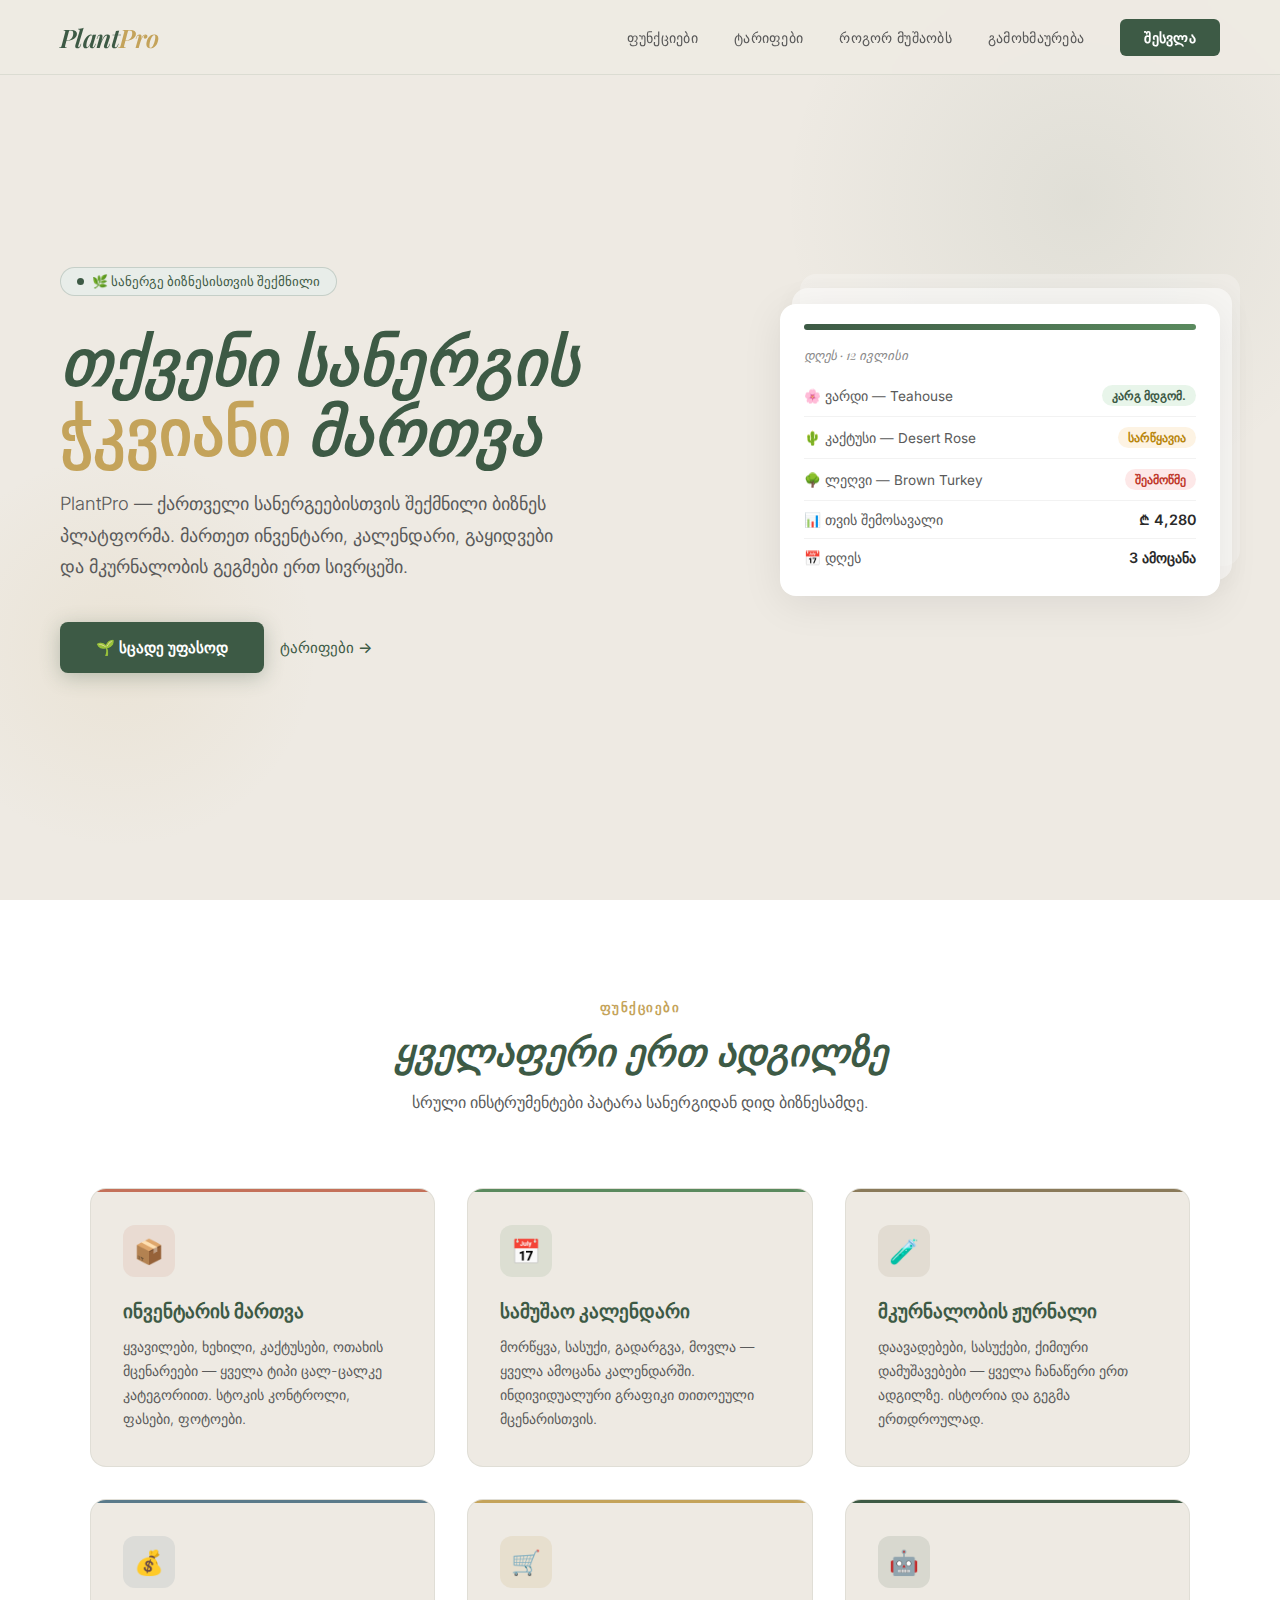
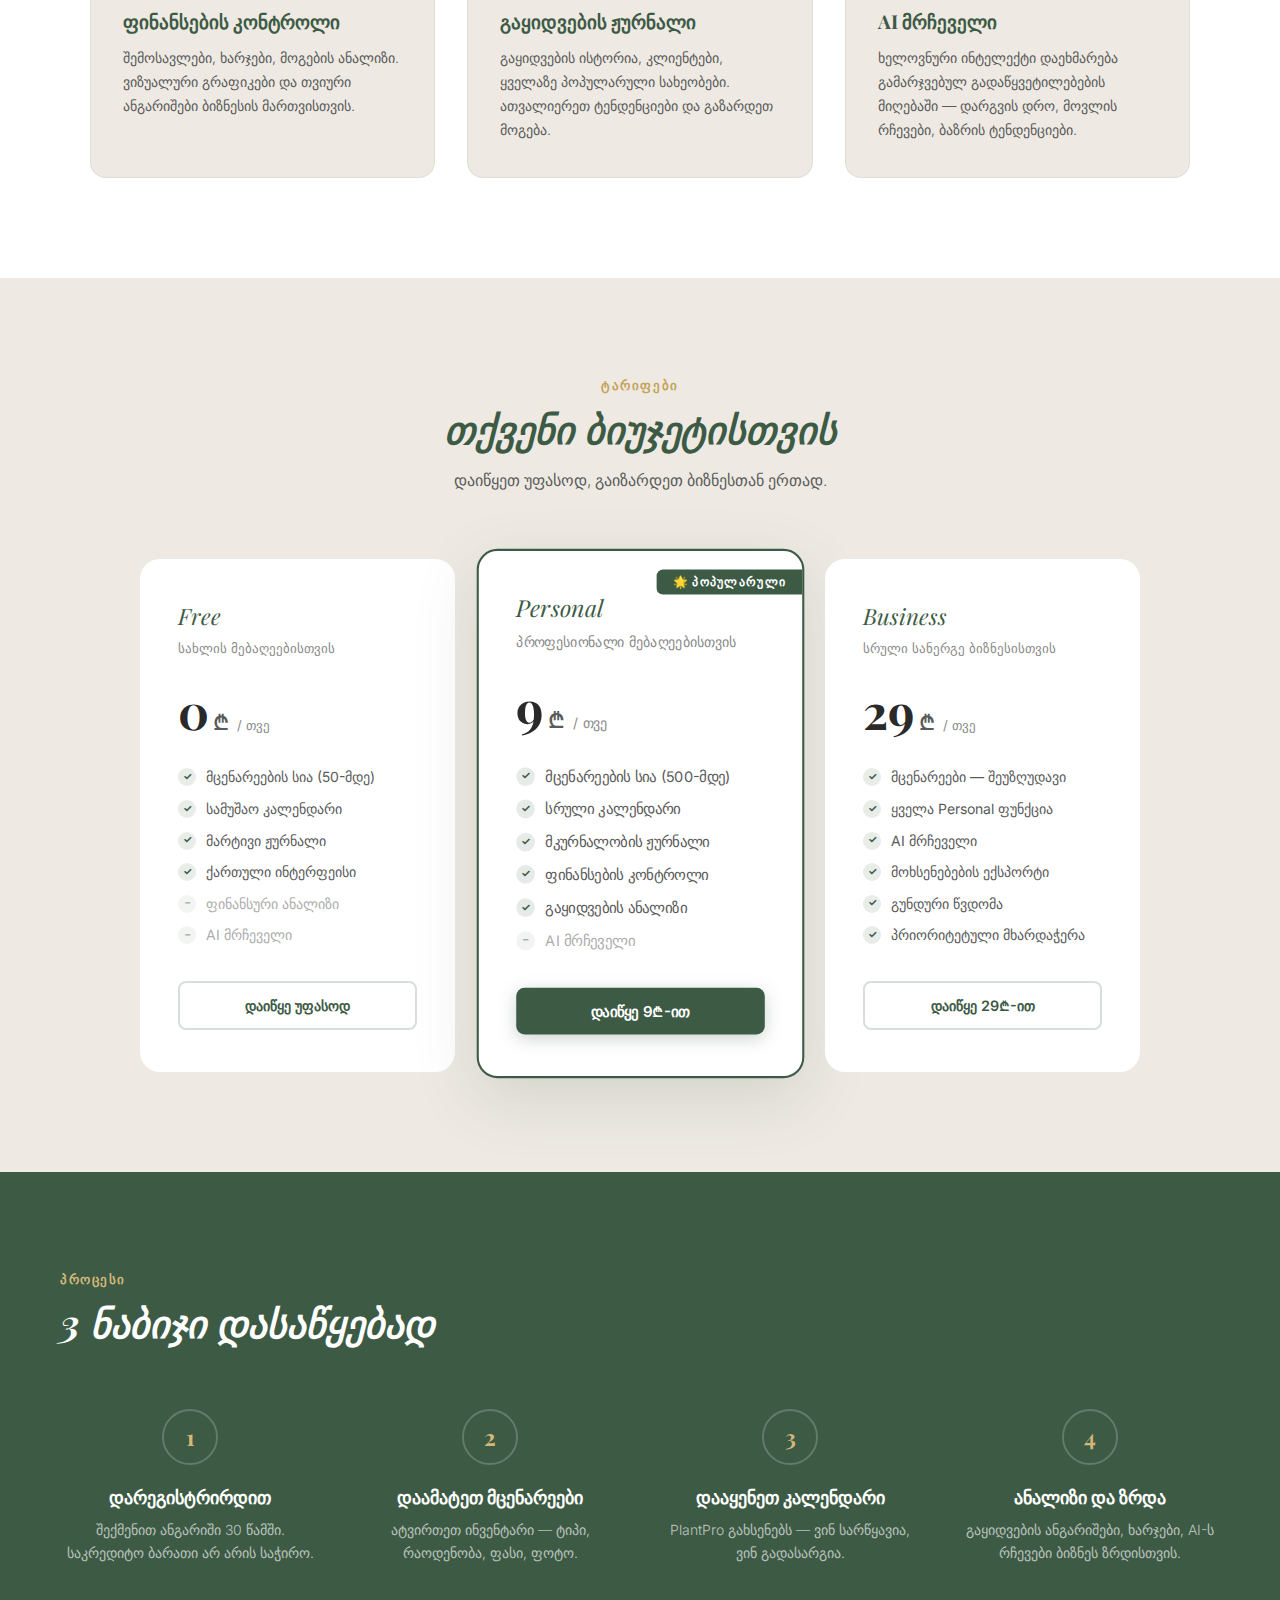
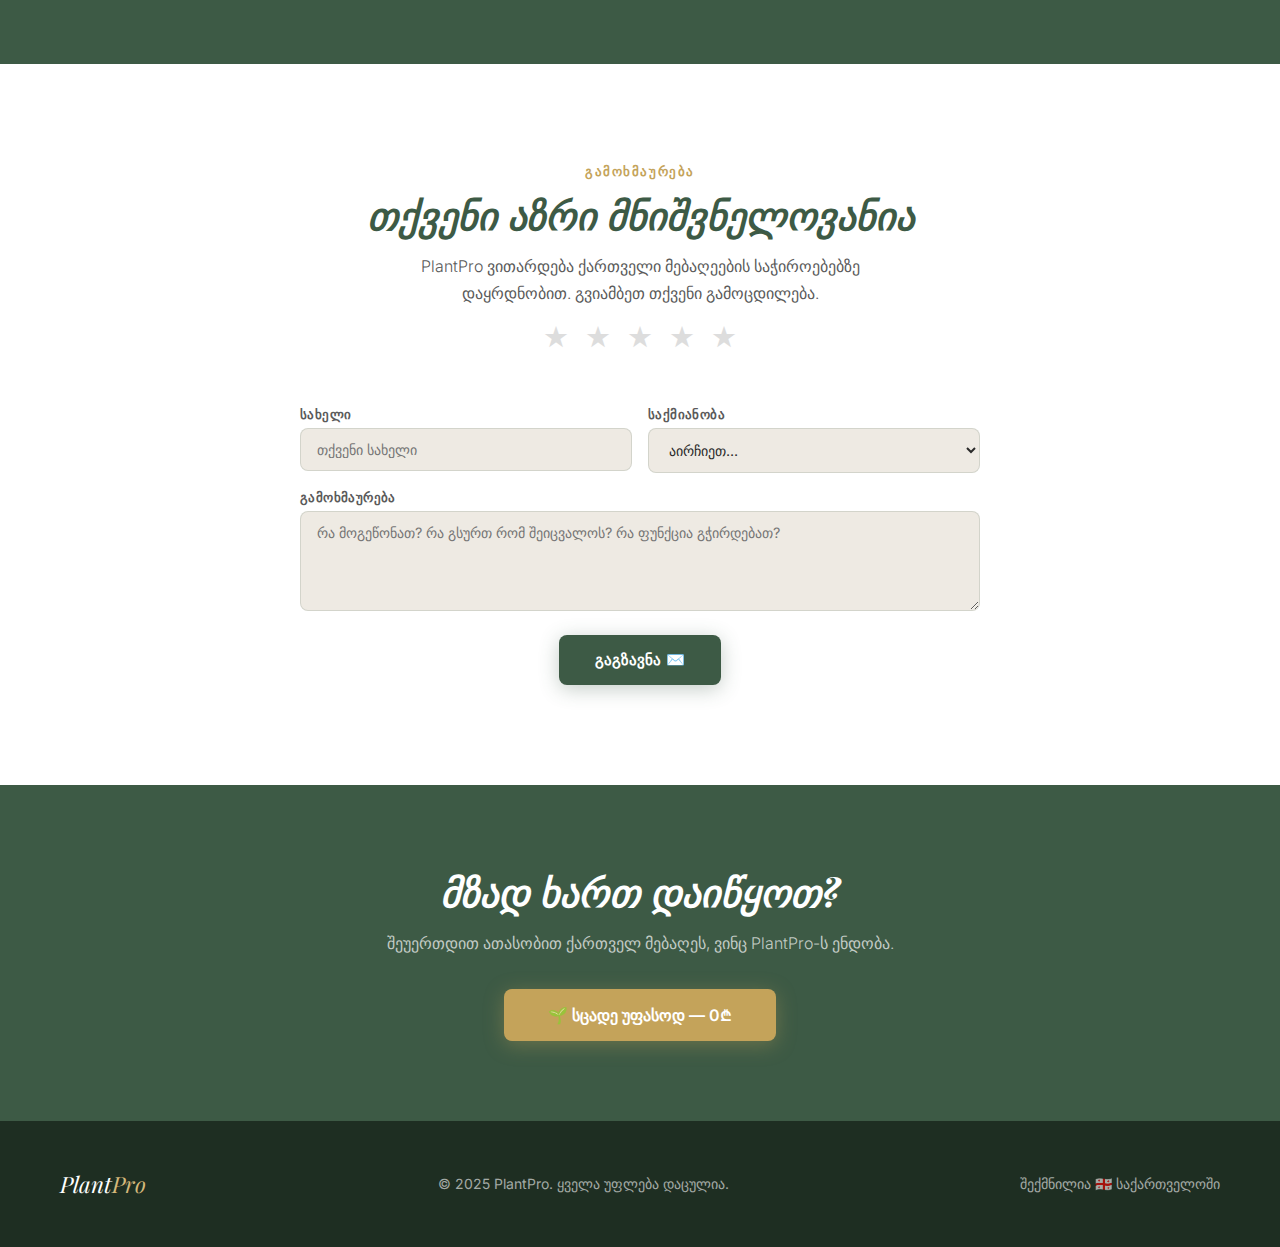
<file: landing.html>
<!DOCTYPE html>
<html lang="ka">
<head>
    <meta charset="UTF-8">
    <meta name="viewport" content="width=device-width, initial-scale=1.0">
    <title>PlantPro — სანერგე ბიზნესის მართვა</title>
    <link href="https://fonts.googleapis.com/css2?family=Playfair+Display:ital,wght@0,400;0,600;0,700;1,400;1,600&family=Inter:wght@300;400;500;600&display=swap" rel="stylesheet">
    <style>
        :root {
            --cream: #EEEAE3;
            --forest: #3D5A45;
            --forest-light: #4E7259;
            --forest-pale: #E8EDE9;
            --gold: #C4A35A;
            --gold-light: #D4B87A;
            --text-dark: #2A2A2A;
            --text-mid: #5A5A5A;
            --text-light: #8A8A8A;
            --white: #FFFFFF;
            --flower: #C4715A;
            --fruit: #5A8A5E;
            --cactus: #8A7A5A;
            --indoor: #5A7A8A;
        }

        * { margin: 0; padding: 0; box-sizing: border-box; }

        html { scroll-behavior: smooth; }

        body {
            font-family: 'Inter', sans-serif;
            background: var(--cream);
            color: var(--text-dark);
            overflow-x: hidden;
        }

        /* ===== NAV ===== */
        nav {
            position: fixed;
            top: 0; left: 0; right: 0;
            z-index: 100;
            padding: 20px 60px;
            display: flex;
            align-items: center;
            justify-content: space-between;
            background: rgba(238, 234, 227, 0.92);
            backdrop-filter: blur(12px);
            border-bottom: 1px solid rgba(61,90,69,0.1);
            transition: all 0.3s;
        }

        .nav-logo {
            font-family: 'Playfair Display', serif;
            font-style: italic;
            font-size: 1.6rem;
            color: var(--forest);
            font-weight: 600;
            letter-spacing: -0.02em;
        }

        .nav-logo span {
            color: var(--gold);
        }

        .nav-links {
            display: flex;
            gap: 36px;
            list-style: none;
        }

        .nav-links a {
            text-decoration: none;
            color: var(--text-mid);
            font-size: 0.875rem;
            font-weight: 500;
            letter-spacing: 0.02em;
            transition: color 0.2s;
        }

        .nav-links a:hover { color: var(--forest); }

        .nav-cta {
            background: var(--forest);
            color: var(--white) !important;
            padding: 10px 24px;
            border-radius: 6px;
            font-weight: 600 !important;
            transition: background 0.2s !important;
        }

        .nav-cta:hover { background: var(--forest-light) !important; color: var(--white) !important; }

        /* ===== HERO ===== */
        .hero {
            min-height: 100vh;
            display: flex;
            align-items: center;
            padding: 120px 60px 80px;
            position: relative;
            overflow: hidden;
        }

        .hero-bg-circle {
            position: absolute;
            border-radius: 50%;
            pointer-events: none;
        }

        .hero-bg-circle:nth-child(1) {
            width: 600px; height: 600px;
            background: radial-gradient(circle, rgba(61,90,69,0.08) 0%, transparent 70%);
            top: -100px; right: -100px;
        }

        .hero-bg-circle:nth-child(2) {
            width: 400px; height: 400px;
            background: radial-gradient(circle, rgba(196,163,90,0.1) 0%, transparent 70%);
            bottom: 50px; left: -80px;
        }

        .hero-content {
            max-width: 660px;
            position: relative;
            z-index: 1;
            animation: fadeUp 0.8s ease both;
        }

        @keyframes fadeUp {
            from { opacity: 0; transform: translateY(30px); }
            to { opacity: 1; transform: translateY(0); }
        }

        .hero-badge {
            display: inline-flex;
            align-items: center;
            gap: 8px;
            background: var(--forest-pale);
            border: 1px solid rgba(61,90,69,0.2);
            border-radius: 100px;
            padding: 6px 16px;
            font-size: 0.8rem;
            font-weight: 500;
            color: var(--forest);
            margin-bottom: 28px;
            animation: fadeUp 0.8s 0.1s ease both;
        }

        .hero-badge::before {
            content: '';
            width: 7px; height: 7px;
            background: var(--forest);
            border-radius: 50%;
            animation: pulse 2s infinite;
        }

        @keyframes pulse {
            0%, 100% { opacity: 1; transform: scale(1); }
            50% { opacity: 0.5; transform: scale(1.3); }
        }

        .hero h1 {
            font-family: 'Playfair Display', serif;
            font-style: italic;
            font-size: clamp(3rem, 5vw, 4.5rem);
            line-height: 1.1;
            color: var(--forest);
            margin-bottom: 24px;
            font-weight: 700;
            animation: fadeUp 0.8s 0.2s ease both;
        }

        .hero h1 em {
            font-style: normal;
            color: var(--gold);
        }

        .hero p {
            font-size: 1.15rem;
            line-height: 1.7;
            color: var(--text-mid);
            margin-bottom: 40px;
            max-width: 520px;
            font-weight: 300;
            animation: fadeUp 0.8s 0.3s ease both;
        }

        .hero-actions {
            display: flex;
            gap: 16px;
            align-items: center;
            animation: fadeUp 0.8s 0.4s ease both;
        }

        .btn-primary {
            background: var(--forest);
            color: var(--white);
            padding: 16px 36px;
            border-radius: 8px;
            font-size: 0.95rem;
            font-weight: 600;
            text-decoration: none;
            transition: all 0.25s;
            box-shadow: 0 4px 20px rgba(61,90,69,0.3);
            display: inline-flex;
            align-items: center;
            gap: 8px;
            border: none;
            cursor: pointer;
        }

        .btn-primary:hover {
            background: var(--forest-light);
            transform: translateY(-2px);
            box-shadow: 0 8px 28px rgba(61,90,69,0.35);
        }

        .btn-secondary {
            color: var(--forest);
            font-size: 0.95rem;
            font-weight: 500;
            text-decoration: none;
            display: inline-flex;
            align-items: center;
            gap: 8px;
            transition: gap 0.2s;
        }

        .btn-secondary:hover { gap: 12px; }

        .hero-visual {
            position: absolute;
            right: 60px;
            top: 50%;
            transform: translateY(-50%);
            width: 440px;
            animation: fadeUp 0.8s 0.3s ease both;
        }

        .hero-card-stack {
            position: relative;
            width: 100%;
        }

        .hero-card {
            background: var(--white);
            border-radius: 16px;
            padding: 20px 24px;
            box-shadow: 0 8px 40px rgba(0,0,0,0.08);
            position: relative;
        }

        .hero-card-behind {
            position: absolute;
            top: -16px;
            right: -12px;
            left: 12px;
            background: var(--white);
            border-radius: 16px;
            height: 100%;
            opacity: 0.5;
            box-shadow: 0 4px 20px rgba(0,0,0,0.05);
        }

        .hero-card-behind2 {
            position: absolute;
            top: -30px;
            right: -20px;
            left: 20px;
            background: var(--white);
            border-radius: 16px;
            height: 100%;
            opacity: 0.25;
        }

        .card-header-strip {
            height: 6px;
            border-radius: 3px;
            margin-bottom: 16px;
        }

        .card-row {
            display: flex;
            justify-content: space-between;
            align-items: center;
            padding: 10px 0;
            border-bottom: 1px solid rgba(0,0,0,0.05);
            font-size: 0.85rem;
        }

        .card-row:last-child { border-bottom: none; }

        .card-row-label { color: var(--text-mid); }

        .card-row-value {
            font-weight: 600;
            color: var(--text-dark);
            font-size: 0.9rem;
        }

        .card-row-badge {
            padding: 3px 10px;
            border-radius: 20px;
            font-size: 0.75rem;
            font-weight: 600;
        }

        .badge-green { background: #E8F5EA; color: #3D5A45; }
        .badge-amber { background: #FDF3E3; color: #B8860B; }
        .badge-red { background: #FDE8E8; color: #C0392B; }

        /* ===== FEATURES ===== */
        section { padding: 100px 60px; }

        .section-label {
            font-size: 0.8rem;
            font-weight: 600;
            letter-spacing: 0.12em;
            text-transform: uppercase;
            color: var(--gold);
            margin-bottom: 12px;
        }

        .section-title {
            font-family: 'Playfair Display', serif;
            font-style: italic;
            font-size: clamp(2rem, 3vw, 2.8rem);
            color: var(--forest);
            line-height: 1.2;
            margin-bottom: 16px;
        }

        .section-subtitle {
            font-size: 1rem;
            color: var(--text-mid);
            line-height: 1.7;
            max-width: 520px;
            font-weight: 300;
        }

        .features { background: var(--white); }

        .features-header {
            text-align: center;
            margin-bottom: 72px;
        }

        .features-header .section-subtitle { margin: 0 auto; }

        .features-grid {
            display: grid;
            grid-template-columns: repeat(3, 1fr);
            gap: 32px;
            max-width: 1100px;
            margin: 0 auto;
        }

        .feature-card {
            background: var(--cream);
            border-radius: 16px;
            padding: 36px 32px;
            border: 1px solid rgba(61,90,69,0.08);
            transition: transform 0.25s, box-shadow 0.25s;
            position: relative;
            overflow: hidden;
        }

        .feature-card::before {
            content: '';
            position: absolute;
            top: 0; left: 0; right: 0;
            height: 3px;
            border-radius: 16px 16px 0 0;
        }

        .feature-card:nth-child(1)::before { background: var(--flower); }
        .feature-card:nth-child(2)::before { background: var(--fruit); }
        .feature-card:nth-child(3)::before { background: var(--cactus); }
        .feature-card:nth-child(4)::before { background: var(--indoor); }
        .feature-card:nth-child(5)::before { background: var(--gold); }
        .feature-card:nth-child(6)::before { background: var(--forest); }

        .feature-card:hover {
            transform: translateY(-4px);
            box-shadow: 0 16px 40px rgba(0,0,0,0.08);
        }

        .feature-icon {
            width: 52px; height: 52px;
            border-radius: 12px;
            display: flex;
            align-items: center;
            justify-content: center;
            font-size: 1.5rem;
            margin-bottom: 20px;
        }

        .feature-card:nth-child(1) .feature-icon { background: rgba(196,113,90,0.12); }
        .feature-card:nth-child(2) .feature-icon { background: rgba(90,138,94,0.12); }
        .feature-card:nth-child(3) .feature-icon { background: rgba(138,122,90,0.12); }
        .feature-card:nth-child(4) .feature-icon { background: rgba(90,122,138,0.12); }
        .feature-card:nth-child(5) .feature-icon { background: rgba(196,163,90,0.15); }
        .feature-card:nth-child(6) .feature-icon { background: rgba(61,90,69,0.12); }

        .feature-card h3 {
            font-family: 'Playfair Display', serif;
            font-size: 1.2rem;
            color: var(--forest);
            margin-bottom: 12px;
        }

        .feature-card p {
            font-size: 0.9rem;
            color: var(--text-mid);
            line-height: 1.65;
            font-weight: 300;
        }

        /* ===== PACKAGES ===== */
        .packages { background: var(--cream); }

        .packages-header { text-align: center; margin-bottom: 64px; }
        .packages-header .section-subtitle { margin: 0 auto; }

        .packages-grid {
            display: grid;
            grid-template-columns: repeat(3, 1fr);
            gap: 28px;
            max-width: 1000px;
            margin: 0 auto;
            align-items: start;
        }

        .package-card {
            background: var(--white);
            border-radius: 20px;
            padding: 40px 36px;
            border: 2px solid transparent;
            transition: all 0.3s;
            position: relative;
            overflow: hidden;
        }

        .package-card.popular {
            border-color: var(--forest);
            transform: scale(1.04);
            box-shadow: 0 20px 60px rgba(61,90,69,0.15);
        }

        .popular-badge {
            position: absolute;
            top: 18px;
            right: -1px;
            background: var(--forest);
            color: var(--white);
            font-size: 0.72rem;
            font-weight: 700;
            letter-spacing: 0.08em;
            padding: 5px 16px;
            border-radius: 6px 0 0 6px;
        }

        .package-name {
            font-family: 'Playfair Display', serif;
            font-style: italic;
            font-size: 1.4rem;
            color: var(--forest);
            margin-bottom: 8px;
        }

        .package-desc {
            font-size: 0.82rem;
            color: var(--text-light);
            margin-bottom: 28px;
            line-height: 1.5;
        }

        .package-price {
            display: flex;
            align-items: baseline;
            gap: 4px;
            margin-bottom: 32px;
        }

        .price-amount {
            font-family: 'Playfair Display', serif;
            font-size: 3rem;
            font-weight: 700;
            color: var(--text-dark);
            line-height: 1;
        }

        .price-currency {
            font-size: 1.4rem;
            color: var(--text-mid);
            font-weight: 500;
        }

        .price-period {
            font-size: 0.82rem;
            color: var(--text-light);
            margin-left: 4px;
        }

        .package-features {
            list-style: none;
            margin-bottom: 36px;
            display: flex;
            flex-direction: column;
            gap: 12px;
        }

        .package-features li {
            display: flex;
            align-items: flex-start;
            gap: 10px;
            font-size: 0.875rem;
            color: var(--text-mid);
            line-height: 1.4;
        }

        .check {
            width: 18px; height: 18px;
            border-radius: 50%;
            background: var(--forest-pale);
            display: flex;
            align-items: center;
            justify-content: center;
            flex-shrink: 0;
            margin-top: 1px;
            font-size: 0.65rem;
            color: var(--forest);
            font-weight: 700;
        }

        .package-card.popular .check {
            background: rgba(61,90,69,0.12);
        }

        .pkg-btn {
            display: block;
            text-align: center;
            padding: 14px;
            border-radius: 8px;
            font-size: 0.9rem;
            font-weight: 600;
            text-decoration: none;
            transition: all 0.25s;
            cursor: pointer;
            border: none;
        }

        .pkg-btn-outline {
            border: 2px solid rgba(61,90,69,0.2);
            color: var(--forest);
            background: transparent;
        }

        .pkg-btn-outline:hover {
            border-color: var(--forest);
            background: var(--forest-pale);
        }

        .pkg-btn-primary {
            background: var(--forest);
            color: var(--white);
            box-shadow: 0 4px 16px rgba(61,90,69,0.25);
        }

        .pkg-btn-primary:hover {
            background: var(--forest-light);
            transform: translateY(-1px);
        }

        /* ===== HOW IT WORKS ===== */
        .how { background: var(--forest); color: var(--white); }

        .how .section-label { color: var(--gold-light); }
        .how .section-title { color: var(--white); }

        .how-steps {
            display: grid;
            grid-template-columns: repeat(4, 1fr);
            gap: 40px;
            margin-top: 64px;
        }

        .step {
            text-align: center;
        }

        .step-number {
            width: 56px; height: 56px;
            border-radius: 50%;
            border: 2px solid rgba(255,255,255,0.2);
            display: flex;
            align-items: center;
            justify-content: center;
            font-family: 'Playfair Display', serif;
            font-size: 1.4rem;
            font-weight: 700;
            color: var(--gold-light);
            margin: 0 auto 20px;
        }

        .step h3 {
            font-family: 'Playfair Display', serif;
            font-size: 1.1rem;
            margin-bottom: 10px;
            color: var(--white);
        }

        .step p {
            font-size: 0.875rem;
            color: rgba(255,255,255,0.65);
            line-height: 1.65;
            font-weight: 300;
        }

        /* ===== FEEDBACK ===== */
        .feedback { background: var(--white); }

        .feedback-inner {
            max-width: 680px;
            margin: 0 auto;
            text-align: center;
        }

        .feedback-form {
            margin-top: 48px;
            display: flex;
            flex-direction: column;
            gap: 16px;
            text-align: left;
        }

        .form-row {
            display: grid;
            grid-template-columns: 1fr 1fr;
            gap: 16px;
        }

        .form-group {
            display: flex;
            flex-direction: column;
            gap: 6px;
        }

        .form-group label {
            font-size: 0.82rem;
            font-weight: 600;
            color: var(--text-mid);
            letter-spacing: 0.03em;
        }

        .form-group input,
        .form-group select,
        .form-group textarea {
            padding: 12px 16px;
            border: 1.5px solid rgba(61,90,69,0.15);
            border-radius: 8px;
            font-family: 'Inter', sans-serif;
            font-size: 0.9rem;
            color: var(--text-dark);
            background: var(--cream);
            transition: border-color 0.2s, box-shadow 0.2s;
            outline: none;
        }

        .form-group input:focus,
        .form-group select:focus,
        .form-group textarea:focus {
            border-color: var(--forest);
            box-shadow: 0 0 0 3px rgba(61,90,69,0.08);
        }

        .form-group textarea {
            resize: vertical;
            min-height: 100px;
            font-family: 'Inter', sans-serif;
        }

        .form-rating {
            display: flex;
            gap: 8px;
            justify-content: center;
            margin: 8px 0;
        }

        .star-btn {
            background: none;
            border: none;
            font-size: 1.8rem;
            cursor: pointer;
            color: #DDD;
            transition: color 0.15s, transform 0.15s;
            padding: 4px;
        }

        .star-btn:hover,
        .star-btn.active { color: var(--gold); transform: scale(1.15); }

        .form-submit-wrap {
            text-align: center;
            margin-top: 8px;
        }

        .feedback-success {
            display: none;
            text-align: center;
            padding: 32px;
            background: var(--forest-pale);
            border-radius: 12px;
            border: 1px solid rgba(61,90,69,0.15);
        }

        .feedback-success.show { display: block; }

        .feedback-success p {
            color: var(--forest);
            font-weight: 500;
        }

        /* ===== CTA STRIP ===== */
        .cta-strip {
            background: var(--forest);
            padding: 80px 60px;
            text-align: center;
        }

        .cta-strip h2 {
            font-family: 'Playfair Display', serif;
            font-style: italic;
            font-size: clamp(2rem, 3vw, 2.8rem);
            color: var(--white);
            margin-bottom: 16px;
        }

        .cta-strip p {
            color: rgba(255,255,255,0.7);
            font-size: 1rem;
            margin-bottom: 36px;
            font-weight: 300;
        }

        .btn-gold {
            background: var(--gold);
            color: var(--white);
            padding: 16px 44px;
            border-radius: 8px;
            font-size: 1rem;
            font-weight: 600;
            text-decoration: none;
            display: inline-flex;
            align-items: center;
            gap: 10px;
            transition: all 0.25s;
            box-shadow: 0 4px 20px rgba(196,163,90,0.35);
            border: none;
            cursor: pointer;
        }

        .btn-gold:hover {
            background: var(--gold-light);
            transform: translateY(-2px);
            box-shadow: 0 8px 30px rgba(196,163,90,0.4);
        }

        /* ===== FOOTER ===== */
        footer {
            background: #1E2E22;
            color: rgba(255,255,255,0.6);
            padding: 48px 60px;
            display: flex;
            align-items: center;
            justify-content: space-between;
            font-size: 0.875rem;
        }

        .footer-logo {
            font-family: 'Playfair Display', serif;
            font-style: italic;
            font-size: 1.4rem;
            color: var(--white);
        }

        .footer-logo span { color: var(--gold-light); }

        /* ===== RESPONSIVE ===== */
        @media (max-width: 900px) {
            nav { padding: 16px 24px; }
            .nav-links { display: none; }
            section, .hero { padding: 80px 24px; }
            .hero { flex-direction: column; align-items: flex-start; min-height: auto; padding-top: 100px; }
            .hero-visual { position: relative; right: auto; top: auto; transform: none; width: 100%; margin-top: 48px; }
            .features-grid, .packages-grid { grid-template-columns: 1fr; }
            .package-card.popular { transform: none; }
            .how-steps { grid-template-columns: 1fr 1fr; }
            .form-row { grid-template-columns: 1fr; }
            footer { flex-direction: column; gap: 16px; text-align: center; padding: 40px 24px; }
        }
    </style>
</head>
<body>

<!-- NAV -->
<nav>
    <div class="nav-logo">Plant<span>Pro</span></div>
    <ul class="nav-links">
        <li><a href="#features">ფუნქციები</a></li>
        <li><a href="#packages">ტარიფები</a></li>
        <li><a href="#how">როგორ მუშაობს</a></li>
        <li><a href="#feedback">გამოხმაურება</a></li>
        <li><a href="index.html" class="nav-cta">შესვლა</a></li>
    </ul>
</nav>

<!-- HERO -->
<section class="hero">
    <div class="hero-bg-circle"></div>
    <div class="hero-bg-circle"></div>

    <div class="hero-content">
        <div class="hero-badge">🌿 სანერგე ბიზნესისთვის შექმნილი</div>

        <h1>
            თქვენი სანერგის<br>
            <em>ჭკვიანი</em> მართვა
        </h1>

        <p>
            PlantPro — ქართველი სანერგეებისთვის შექმნილი ბიზნეს პლატფორმა.
            მართეთ ინვენტარი, კალენდარი, გაყიდვები და მკურნალობის გეგმები
            ერთ სივრცეში.
        </p>

        <div class="hero-actions">
            <a href="index.html" class="btn-primary">
                🌱 სცადე უფასოდ
            </a>
            <a href="#packages" class="btn-secondary">
                ტარიფები →
            </a>
        </div>
    </div>

    <div class="hero-visual">
        <div class="hero-card-stack">
            <div class="hero-card-behind2"></div>
            <div class="hero-card-behind"></div>
            <div class="hero-card">
                <div class="card-header-strip" style="background: linear-gradient(90deg, #3D5A45, #5A8A5E);"></div>
                <div style="font-family: 'Playfair Display', serif; font-style: italic; font-size: 0.8rem; color: var(--text-light); margin-bottom: 12px;">დღეს · 12 ივლისი</div>

                <div class="card-row">
                    <span class="card-row-label">🌸 ვარდი — Teahouse</span>
                    <span class="card-row-badge badge-green">კარგ მდგომ.</span>
                </div>
                <div class="card-row">
                    <span class="card-row-label">🌵 კაქტუსი — Desert Rose</span>
                    <span class="card-row-badge badge-amber">სარწყავია</span>
                </div>
                <div class="card-row">
                    <span class="card-row-label">🌳 ლეღვი — Brown Turkey</span>
                    <span class="card-row-badge badge-red">შეამოწმე</span>
                </div>
                <div class="card-row">
                    <span class="card-row-label">📊 თვის შემოსავალი</span>
                    <span class="card-row-value">₾ 4,280</span>
                </div>
                <div class="card-row">
                    <span class="card-row-label">📅 დღეს</span>
                    <span class="card-row-value">3 ამოცანა</span>
                </div>
            </div>
        </div>
    </div>
</section>

<!-- FEATURES -->
<section class="features" id="features">
    <div class="features-header">
        <div class="section-label">ფუნქციები</div>
        <h2 class="section-title">ყველაფერი ერთ ადგილზე</h2>
        <p class="section-subtitle">სრული ინსტრუმენტები პატარა სანერგიდან დიდ ბიზნესამდე.</p>
    </div>

    <div class="features-grid">
        <div class="feature-card">
            <div class="feature-icon">📦</div>
            <h3>ინვენტარის მართვა</h3>
            <p>ყვავილები, ხეხილი, კაქტუსები, ოთახის მცენარეები — ყველა ტიპი ცალ-ცალკე კატეგორიით. სტოკის კონტროლი, ფასები, ფოტოები.</p>
        </div>
        <div class="feature-card">
            <div class="feature-icon">📅</div>
            <h3>სამუშაო კალენდარი</h3>
            <p>მორწყვა, სასუქი, გადარგვა, მოვლა — ყველა ამოცანა კალენდარში. ინდივიდუალური გრაფიკი თითოეული მცენარისთვის.</p>
        </div>
        <div class="feature-card">
            <div class="feature-icon">🧪</div>
            <h3>მკურნალობის ჟურნალი</h3>
            <p>დაავადებები, სასუქები, ქიმიური დამუშავებები — ყველა ჩანაწერი ერთ ადგილზე. ისტორია და გეგმა ერთდროულად.</p>
        </div>
        <div class="feature-card">
            <div class="feature-icon">💰</div>
            <h3>ფინანსების კონტროლი</h3>
            <p>შემოსავლები, ხარჯები, მოგების ანალიზი. ვიზუალური გრაფიკები და თვიური ანგარიშები ბიზნესის მართვისთვის.</p>
        </div>
        <div class="feature-card">
            <div class="feature-icon">🛒</div>
            <h3>გაყიდვების ჟურნალი</h3>
            <p>გაყიდვების ისტორია, კლიენტები, ყველაზე პოპულარული სახეობები. ათვალიერეთ ტენდენციები და გაზარდეთ მოგება.</p>
        </div>
        <div class="feature-card">
            <div class="feature-icon">🤖</div>
            <h3>AI მრჩეველი</h3>
            <p>ხელოვნური ინტელექტი დაეხმარება გამარჯვებულ გადაწყვეტილებების მიღებაში — დარგვის დრო, მოვლის რჩევები, ბაზრის ტენდენციები.</p>
        </div>
    </div>
</section>

<!-- PACKAGES -->
<section class="packages" id="packages">
    <div class="packages-header">
        <div class="section-label">ტარიფები</div>
        <h2 class="section-title">თქვენი ბიუჯეტისთვის</h2>
        <p class="section-subtitle">დაიწყეთ უფასოდ, გაიზარდეთ ბიზნესთან ერთად.</p>
    </div>

    <div class="packages-grid">
        <!-- Free -->
        <div class="package-card">
            <div class="package-name">Free</div>
            <div class="package-desc">სახლის მებაღეებისთვის</div>
            <div class="package-price">
                <span class="price-amount">0</span>
                <span class="price-currency">₾</span>
                <span class="price-period">/ თვე</span>
            </div>
            <ul class="package-features">
                <li><span class="check">✓</span> მცენარეების სია (50-მდე)</li>
                <li><span class="check">✓</span> სამუშაო კალენდარი</li>
                <li><span class="check">✓</span> მარტივი ჟურნალი</li>
                <li><span class="check">✓</span> ქართული ინტერფეისი</li>
                <li style="opacity:0.5"><span class="check">–</span> ფინანსური ანალიზი</li>
                <li style="opacity:0.5"><span class="check">–</span> AI მრჩეველი</li>
            </ul>
            <a href="index.html" class="pkg-btn pkg-btn-outline">დაიწყე უფასოდ</a>
        </div>

        <!-- Personal -->
        <div class="package-card popular">
            <div class="popular-badge">🌟 პოპულარული</div>
            <div class="package-name">Personal</div>
            <div class="package-desc">პროფესიონალი მებაღეებისთვის</div>
            <div class="package-price">
                <span class="price-amount">9</span>
                <span class="price-currency">₾</span>
                <span class="price-period">/ თვე</span>
            </div>
            <ul class="package-features">
                <li><span class="check">✓</span> მცენარეების სია (500-მდე)</li>
                <li><span class="check">✓</span> სრული კალენდარი</li>
                <li><span class="check">✓</span> მკურნალობის ჟურნალი</li>
                <li><span class="check">✓</span> ფინანსების კონტროლი</li>
                <li><span class="check">✓</span> გაყიდვების ანალიზი</li>
                <li style="opacity:0.5"><span class="check">–</span> AI მრჩეველი</li>
            </ul>
            <a href="index.html" class="pkg-btn pkg-btn-primary">დაიწყე 9₾-ით</a>
        </div>

        <!-- Business -->
        <div class="package-card">
            <div class="package-name">Business</div>
            <div class="package-desc">სრული სანერგე ბიზნესისთვის</div>
            <div class="package-price">
                <span class="price-amount">29</span>
                <span class="price-currency">₾</span>
                <span class="price-period">/ თვე</span>
            </div>
            <ul class="package-features">
                <li><span class="check">✓</span> მცენარეები — შეუზღუდავი</li>
                <li><span class="check">✓</span> ყველა Personal ფუნქცია</li>
                <li><span class="check">✓</span> AI მრჩეველი</li>
                <li><span class="check">✓</span> მოხსენებების ექსპორტი</li>
                <li><span class="check">✓</span> გუნდური წვდომა</li>
                <li><span class="check">✓</span> პრიორიტეტული მხარდაჭერა</li>
            </ul>
            <a href="index.html" class="pkg-btn pkg-btn-outline">დაიწყე 29₾-ით</a>
        </div>
    </div>
</section>

<!-- HOW IT WORKS -->
<section class="how" id="how">
    <div class="section-label">პროცესი</div>
    <h2 class="section-title">3 ნაბიჯი დასაწყებად</h2>
    <div class="how-steps">
        <div class="step">
            <div class="step-number">1</div>
            <h3>დარეგისტრირდით</h3>
            <p>შექმენით ანგარიში 30 წამში. საკრედიტო ბარათი არ არის საჭირო.</p>
        </div>
        <div class="step">
            <div class="step-number">2</div>
            <h3>დაამატეთ მცენარეები</h3>
            <p>ატვირთეთ ინვენტარი — ტიპი, რაოდენობა, ფასი, ფოტო.</p>
        </div>
        <div class="step">
            <div class="step-number">3</div>
            <h3>დააყენეთ კალენდარი</h3>
            <p>PlantPro გახსენებს — ვინ სარწყავია, ვინ გადასარგია.</p>
        </div>
        <div class="step">
            <div class="step-number">4</div>
            <h3>ანალიზი და ზრდა</h3>
            <p>გაყიდვების ანგარიშები, ხარჯები, AI-ს რჩევები ბიზნეს ზრდისთვის.</p>
        </div>
    </div>
</section>

<!-- FEEDBACK -->
<section class="feedback" id="feedback">
    <div class="feedback-inner">
        <div class="section-label">გამოხმაურება</div>
        <h2 class="section-title">თქვენი აზრი მნიშვნელოვანია</h2>
        <p class="section-subtitle" style="margin: 0 auto 0;">PlantPro ვითარდება ქართველი მებაღეების საჭიროებებზე დაყრდნობით. გვიამბეთ თქვენი გამოცდილება.</p>

        <div class="form-rating" id="starRating">
            <button class="star-btn" data-val="1">★</button>
            <button class="star-btn" data-val="2">★</button>
            <button class="star-btn" data-val="3">★</button>
            <button class="star-btn" data-val="4">★</button>
            <button class="star-btn" data-val="5">★</button>
        </div>

        <form class="feedback-form" id="feedbackForm">
            <div class="form-row">
                <div class="form-group">
                    <label>სახელი</label>
                    <input type="text" placeholder="თქვენი სახელი">
                </div>
                <div class="form-group">
                    <label>საქმიანობა</label>
                    <select>
                        <option value="">აირჩიეთ...</option>
                        <option>სახლის მებაღე</option>
                        <option>პროფ. სანერგე</option>
                        <option>სოფლის მეურნეობა</option>
                        <option>სხვა</option>
                    </select>
                </div>
            </div>
            <div class="form-group">
                <label>გამოხმაურება</label>
                <textarea placeholder="რა მოგეწონათ? რა გსურთ რომ შეიცვალოს? რა ფუნქცია გჭირდებათ?"></textarea>
            </div>
            <div class="form-submit-wrap">
                <button type="submit" class="btn-primary">
                    გაგზავნა ✉️
                </button>
            </div>
        </form>

        <div class="feedback-success" id="feedbackSuccess">
            <div style="font-size: 2rem; margin-bottom: 12px;">🌿</div>
            <p>მადლობა! თქვენი გამოხმაურება მიღებულია.</p>
        </div>
    </div>
</section>

<!-- CTA STRIP -->
<div class="cta-strip">
    <h2>მზად ხართ დაიწყოთ?</h2>
    <p>შეუერთდით ათასობით ქართველ მებაღეს, ვინც PlantPro-ს ენდობა.</p>
    <a href="index.html" class="btn-gold">🌱 სცადე უფასოდ — 0₾</a>
</div>

<!-- FOOTER -->
<footer>
    <div class="footer-logo">Plant<span>Pro</span></div>
    <div>© 2025 PlantPro. ყველა უფლება დაცულია.</div>
    <div>შექმნილია 🇬🇪 საქართველოში</div>
</footer>

<script>
    // Star rating
    let selectedRating = 0;
    const stars = document.querySelectorAll('.star-btn');

    stars.forEach(star => {
        star.addEventListener('mouseover', () => {
            const val = parseInt(star.dataset.val);
            stars.forEach((s, i) => s.classList.toggle('active', i < val));
        });
        star.addEventListener('mouseout', () => {
            stars.forEach((s, i) => s.classList.toggle('active', i < selectedRating));
        });
        star.addEventListener('click', () => {
            selectedRating = parseInt(star.dataset.val);
            stars.forEach((s, i) => s.classList.toggle('active', i < selectedRating));
        });
    });

    // Form submit
    document.getElementById('feedbackForm').addEventListener('submit', e => {
        e.preventDefault();
        document.getElementById('feedbackForm').style.display = 'none';
        document.querySelector('.form-rating').style.display = 'none';
        document.getElementById('feedbackSuccess').classList.add('show');
    });

    // Nav scroll effect
    const nav = document.querySelector('nav');
    window.addEventListener('scroll', () => {
        nav.style.boxShadow = window.scrollY > 20 ? '0 4px 20px rgba(0,0,0,0.08)' : 'none';
    });
</script>

</body>
</html>
</file>
